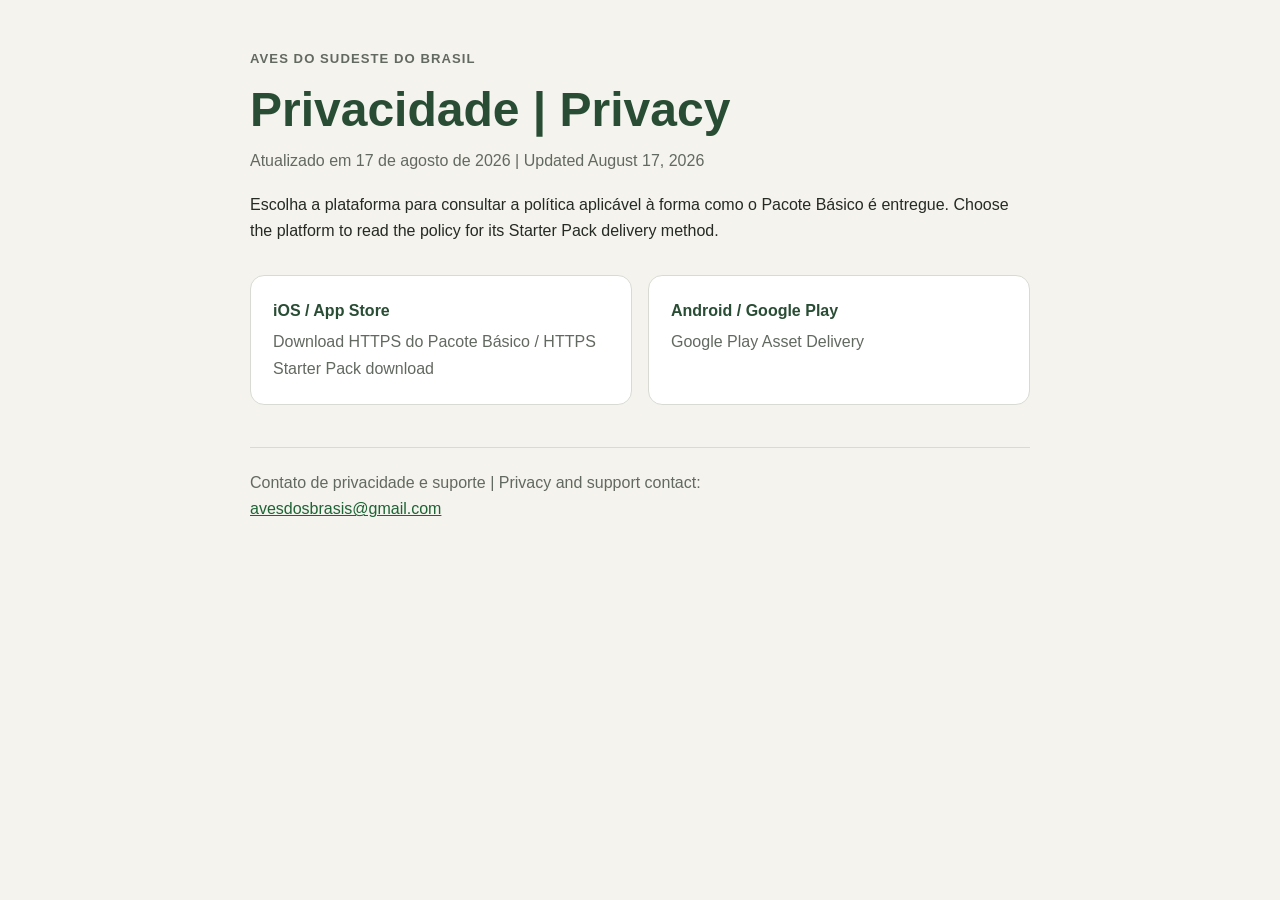
<file: index.html>
<!doctype html>
<html lang="pt-BR">
  <head>
    <meta charset="utf-8" />
    <meta name="viewport" content="width=device-width, initial-scale=1" />
    <meta name="description" content="Políticas de privacidade do aplicativo Aves do Sudeste do Brasil." />
    <title>Privacidade — Aves do Sudeste do Brasil</title>
    <link rel="stylesheet" href="./styles.css" />
  </head>
  <body>
    <main>
      <p class="eyebrow">Aves do Sudeste do Brasil</p>
      <h1>Privacidade | Privacy</h1>
      <p class="updated">Atualizado em 17 de agosto de 2026 | Updated August 17, 2026</p>
      <p>
        Escolha a plataforma para consultar a política aplicável à forma como o
        Pacote Básico é entregue. Choose the platform to read the policy for its
        Starter Pack delivery method.
      </p>
      <div class="cards">
        <a class="card" href="./ios/">
          iOS / App Store
          <span>Download HTTPS do Pacote Básico / HTTPS Starter Pack download</span>
        </a>
        <a class="card" href="./android/">
          Android / Google Play
          <span>Google Play Asset Delivery</span>
        </a>
      </div>
      <footer>
        Contato de privacidade e suporte | Privacy and support contact:<br />
        <a href="mailto:avesdosbrasis@gmail.com">avesdosbrasis@gmail.com</a>
      </footer>
    </main>
  </body>
</html>
</file>
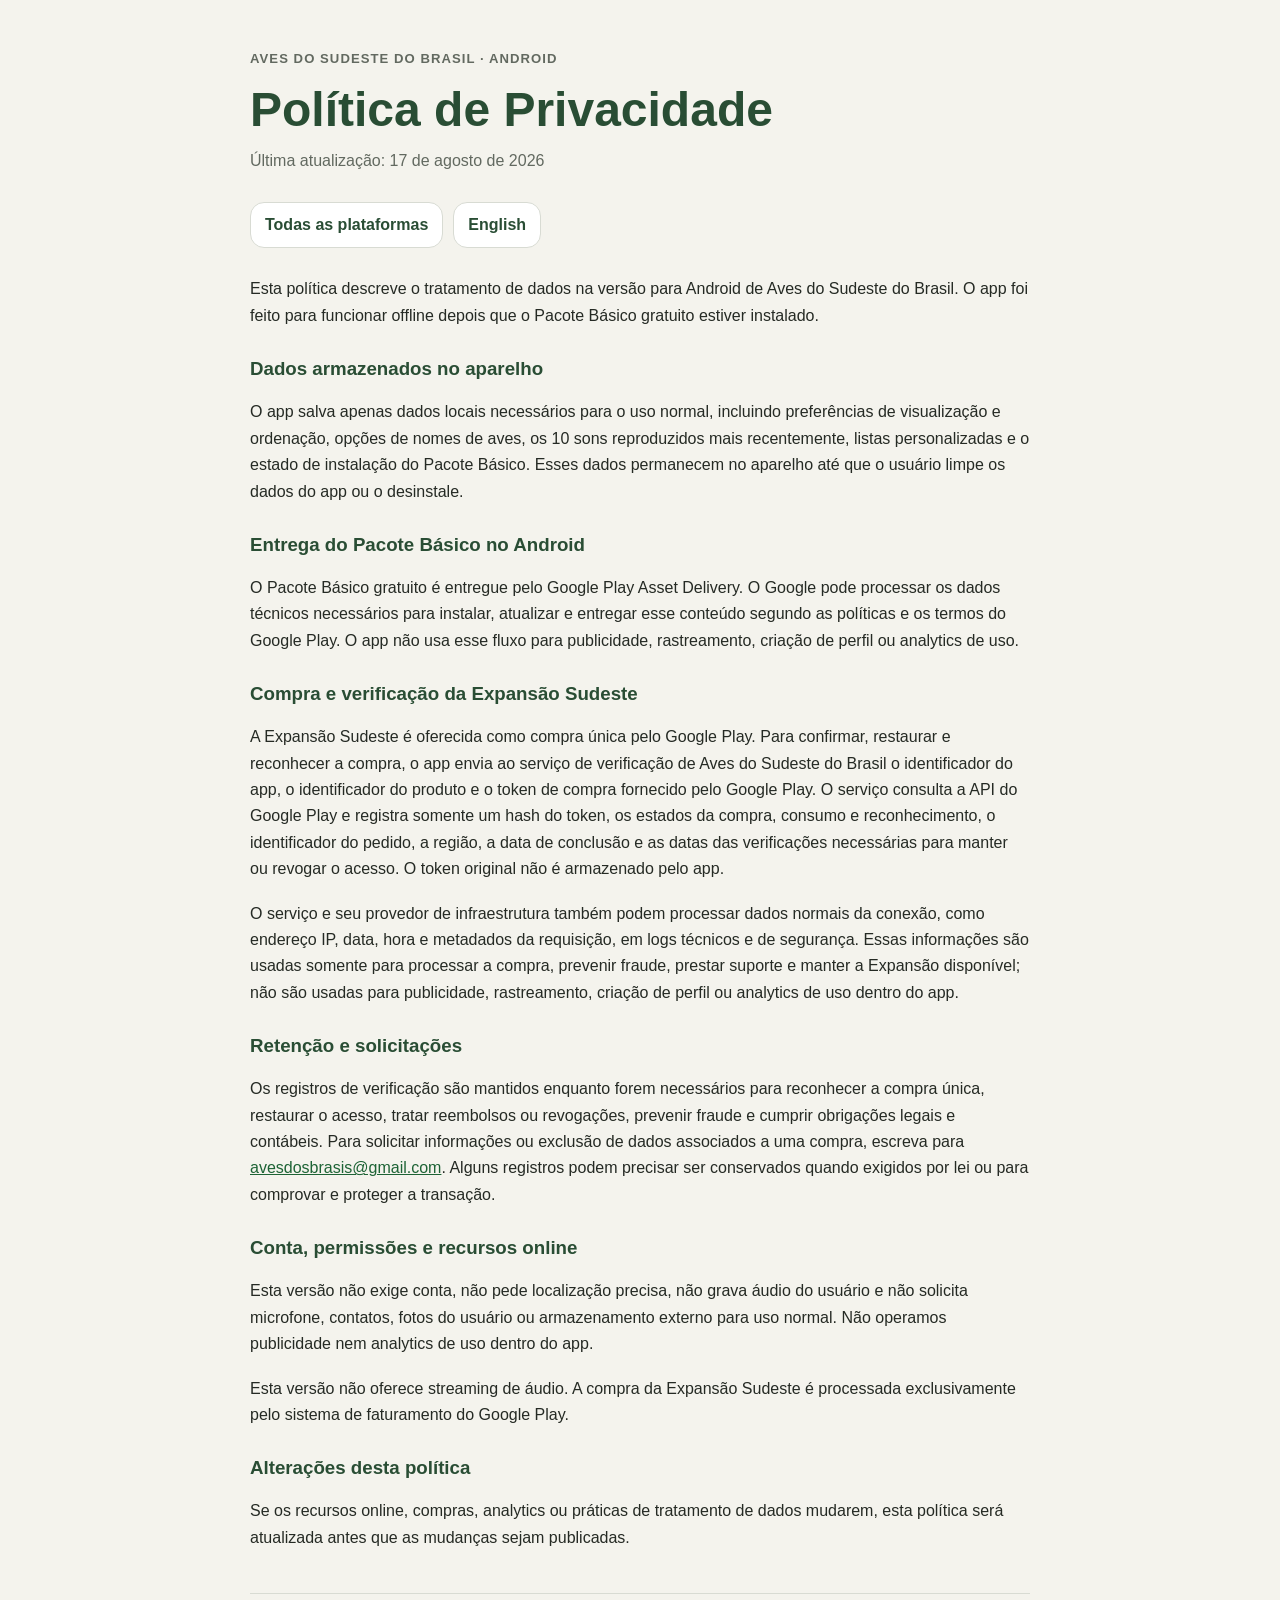
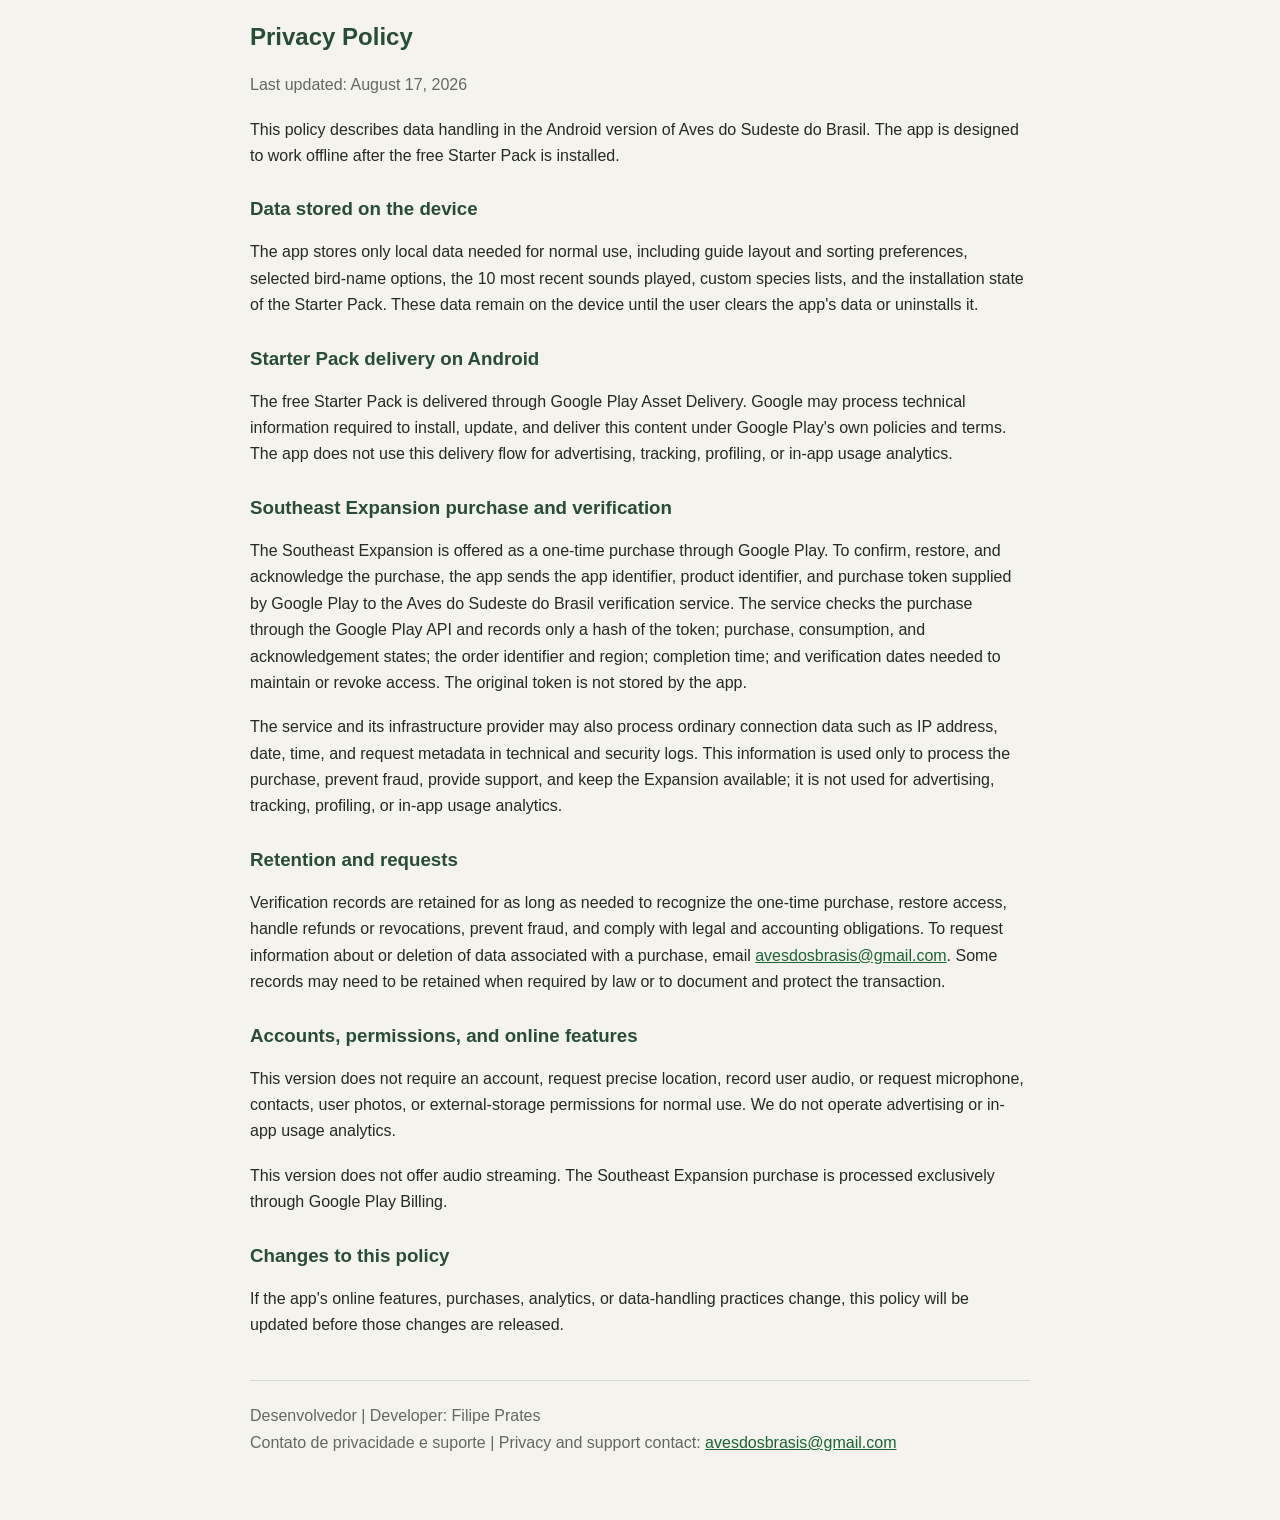
<file: android/index.html>
<!doctype html>
<html lang="pt-BR">
  <head>
    <meta charset="utf-8" />
    <meta name="viewport" content="width=device-width, initial-scale=1" />
    <meta name="description" content="Política de privacidade para Android do aplicativo Aves do Sudeste do Brasil." />
    <title>Política de Privacidade para Android — Aves do Sudeste do Brasil</title>
    <link rel="stylesheet" href="../styles.css" />
  </head>
  <body>
    <main>
      <p class="eyebrow">Aves do Sudeste do Brasil · Android</p>
      <h1>Política de Privacidade</h1>
      <p class="updated">Última atualização: 17 de agosto de 2026</p>
      <nav aria-label="Navegação da política">
        <a class="button" href="../">Todas as plataformas</a>
        <a class="button" href="#english">English</a>
      </nav>

      <p>
        Esta política descreve o tratamento de dados na versão para Android de
        Aves do Sudeste do Brasil. O app foi feito para funcionar offline depois
        que o Pacote Básico gratuito estiver instalado.
      </p>

      <h3>Dados armazenados no aparelho</h3>
      <p>
        O app salva apenas dados locais necessários para o uso normal, incluindo
        preferências de visualização e ordenação, opções de nomes de aves, os 10
        sons reproduzidos mais recentemente, listas personalizadas e o estado de
        instalação do Pacote Básico. Esses dados permanecem no aparelho até que
        o usuário limpe os dados do app ou o desinstale.
      </p>

      <h3>Entrega do Pacote Básico no Android</h3>
      <p>
        O Pacote Básico gratuito é entregue pelo Google Play Asset Delivery. O
        Google pode processar os dados técnicos necessários para instalar,
        atualizar e entregar esse conteúdo segundo as políticas e os termos do
        Google Play. O app não usa esse fluxo para publicidade, rastreamento,
        criação de perfil ou analytics de uso.
      </p>

      <h3>Compra e verificação da Expansão Sudeste</h3>
      <p>
        A Expansão Sudeste é oferecida como compra única pelo Google Play. Para
        confirmar, restaurar e reconhecer a compra, o app envia ao serviço de
        verificação de Aves do Sudeste do Brasil o identificador do app, o
        identificador do produto e o token de compra fornecido pelo Google Play.
        O serviço consulta a API do Google Play e registra somente um hash do
        token, os estados da compra, consumo e reconhecimento, o identificador
        do pedido, a região, a data de conclusão e as datas das verificações
        necessárias para manter ou revogar o acesso. O token original não é
        armazenado pelo app.
      </p>
      <p>
        O serviço e seu provedor de infraestrutura também podem processar dados
        normais da conexão, como endereço IP, data, hora e metadados da
        requisição, em logs técnicos e de segurança. Essas informações são
        usadas somente para processar a compra, prevenir fraude, prestar suporte
        e manter a Expansão disponível; não são usadas para publicidade,
        rastreamento, criação de perfil ou analytics de uso dentro do app.
      </p>

      <h3>Retenção e solicitações</h3>
      <p>
        Os registros de verificação são mantidos enquanto forem necessários para
        reconhecer a compra única, restaurar o acesso, tratar reembolsos ou
        revogações, prevenir fraude e cumprir obrigações legais e contábeis. Para
        solicitar informações ou exclusão de dados associados a uma compra,
        escreva para <a href="mailto:avesdosbrasis@gmail.com">avesdosbrasis@gmail.com</a>.
        Alguns registros podem precisar ser conservados quando exigidos por lei
        ou para comprovar e proteger a transação.
      </p>

      <h3>Conta, permissões e recursos online</h3>
      <p>
        Esta versão não exige conta, não pede localização precisa, não grava
        áudio do usuário e não solicita microfone, contatos, fotos do usuário ou
        armazenamento externo para uso normal. Não operamos publicidade nem
        analytics de uso dentro do app.
      </p>
      <p>
        Esta versão não oferece streaming de áudio. A compra da Expansão Sudeste
        é processada exclusivamente pelo sistema de faturamento do Google Play.
      </p>

      <h3>Alterações desta política</h3>
      <p>
        Se os recursos online, compras, analytics ou práticas de tratamento de
        dados mudarem, esta política será atualizada antes que as mudanças sejam
        publicadas.
      </p>

      <h2 id="english">Privacy Policy</h2>
      <p class="updated">Last updated: August 17, 2026</p>
      <p>
        This policy describes data handling in the Android version of Aves do
        Sudeste do Brasil. The app is designed to work offline after the free
        Starter Pack is installed.
      </p>

      <h3>Data stored on the device</h3>
      <p>
        The app stores only local data needed for normal use, including guide
        layout and sorting preferences, selected bird-name options, the 10 most
        recent sounds played, custom species lists, and the installation state
        of the Starter Pack. These data remain on the device until the user
        clears the app's data or uninstalls it.
      </p>

      <h3>Starter Pack delivery on Android</h3>
      <p>
        The free Starter Pack is delivered through Google Play Asset Delivery.
        Google may process technical information required to install, update,
        and deliver this content under Google Play's own policies and terms. The
        app does not use this delivery flow for advertising, tracking, profiling,
        or in-app usage analytics.
      </p>

      <h3>Southeast Expansion purchase and verification</h3>
      <p>
        The Southeast Expansion is offered as a one-time purchase through Google
        Play. To confirm, restore, and acknowledge the purchase, the app sends
        the app identifier, product identifier, and purchase token supplied by
        Google Play to the Aves do Sudeste do Brasil verification service. The
        service checks the purchase through the Google Play API and records only
        a hash of the token; purchase, consumption, and acknowledgement states;
        the order identifier and region; completion time; and verification dates
        needed to maintain or revoke access. The original token is not stored by
        the app.
      </p>
      <p>
        The service and its infrastructure provider may also process ordinary
        connection data such as IP address, date, time, and request metadata in
        technical and security logs. This information is used only to process
        the purchase, prevent fraud, provide support, and keep the Expansion
        available; it is not used for advertising, tracking, profiling, or
        in-app usage analytics.
      </p>

      <h3>Retention and requests</h3>
      <p>
        Verification records are retained for as long as needed to recognize
        the one-time purchase, restore access, handle refunds or revocations,
        prevent fraud, and comply with legal and accounting obligations. To
        request information about or deletion of data associated with a
        purchase, email <a href="mailto:avesdosbrasis@gmail.com">avesdosbrasis@gmail.com</a>.
        Some records may need to be retained when required by law or to document
        and protect the transaction.
      </p>

      <h3>Accounts, permissions, and online features</h3>
      <p>
        This version does not require an account, request precise location,
        record user audio, or request microphone, contacts, user photos, or
        external-storage permissions for normal use. We do not operate
        advertising or in-app usage analytics.
      </p>
      <p>
        This version does not offer audio streaming. The Southeast Expansion
        purchase is processed exclusively through Google Play Billing.
      </p>

      <h3>Changes to this policy</h3>
      <p>
        If the app's online features, purchases, analytics, or data-handling
        practices change, this policy will be updated before those changes are
        released.
      </p>

      <footer>
        Desenvolvedor | Developer: Filipe Prates<br />
        Contato de privacidade e suporte | Privacy and support contact:
        <a href="mailto:avesdosbrasis@gmail.com">avesdosbrasis@gmail.com</a>
      </footer>
    </main>
  </body>
</html>
</file>
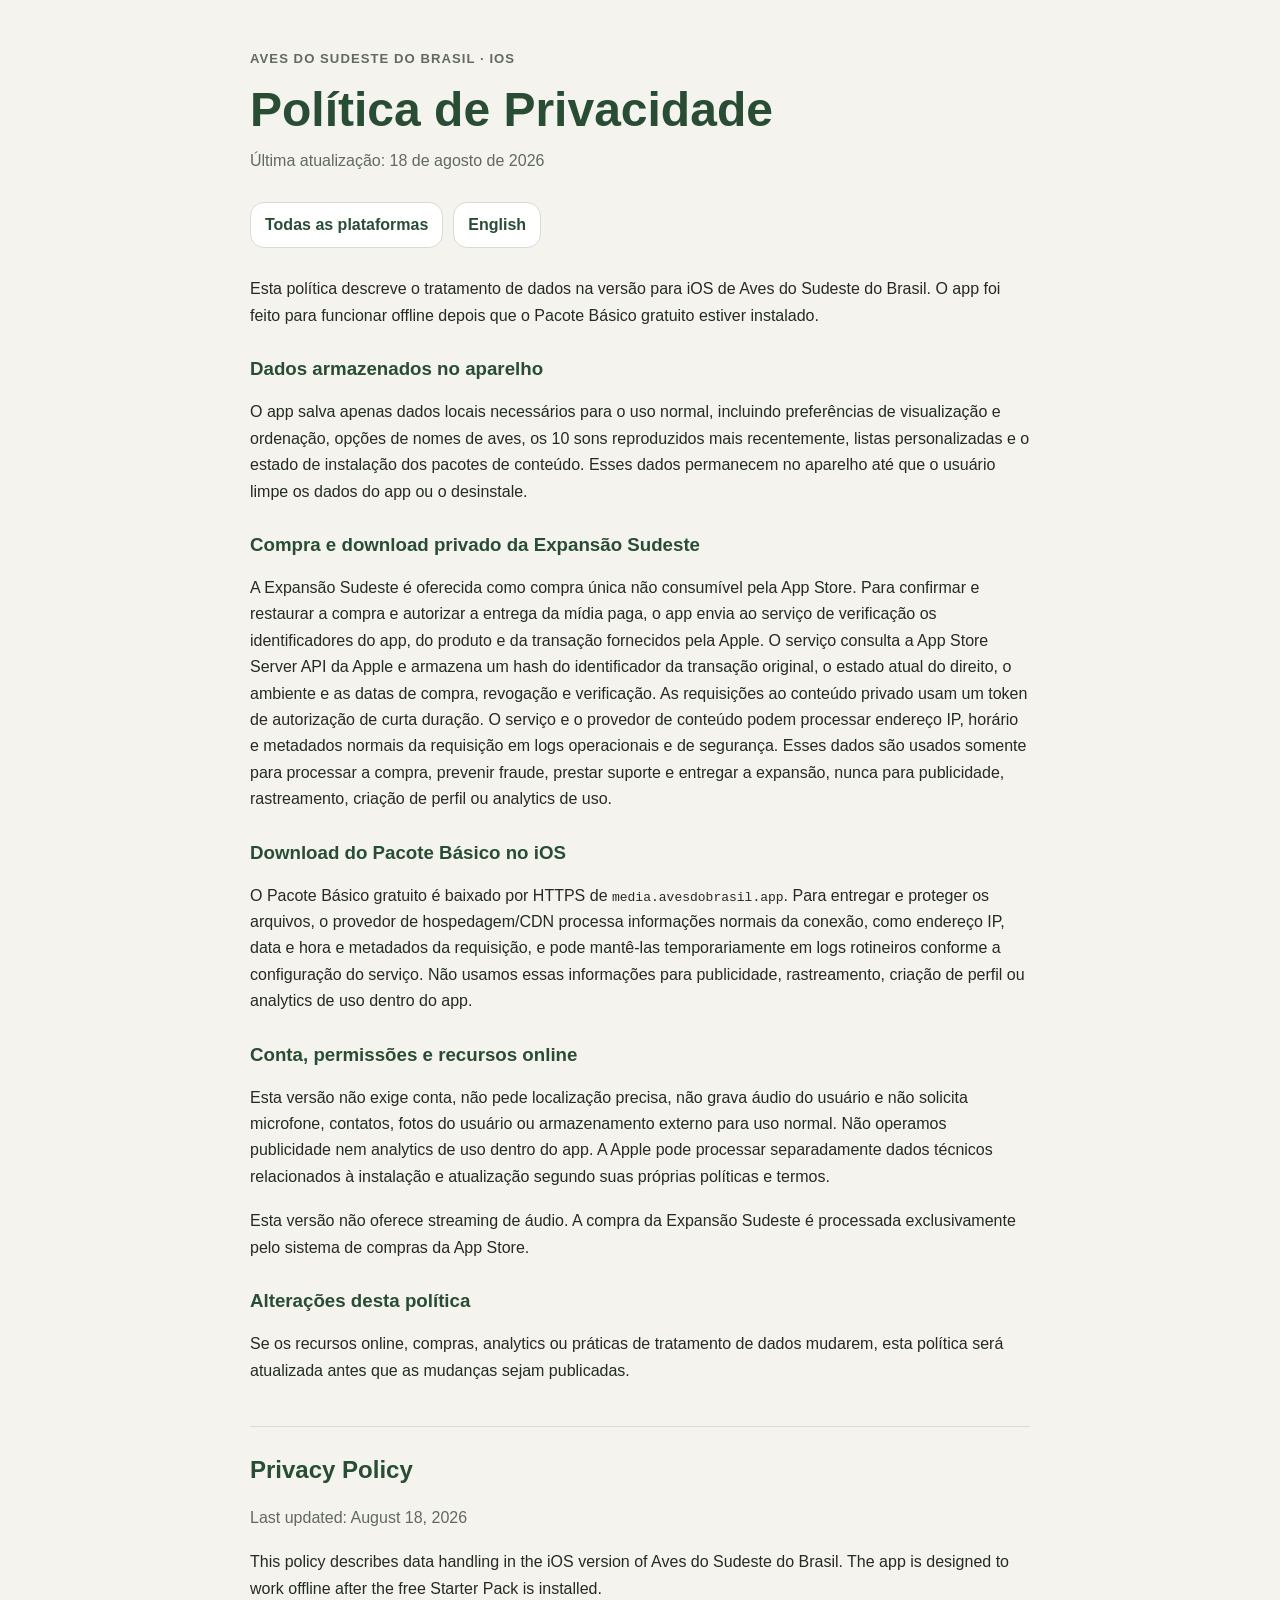
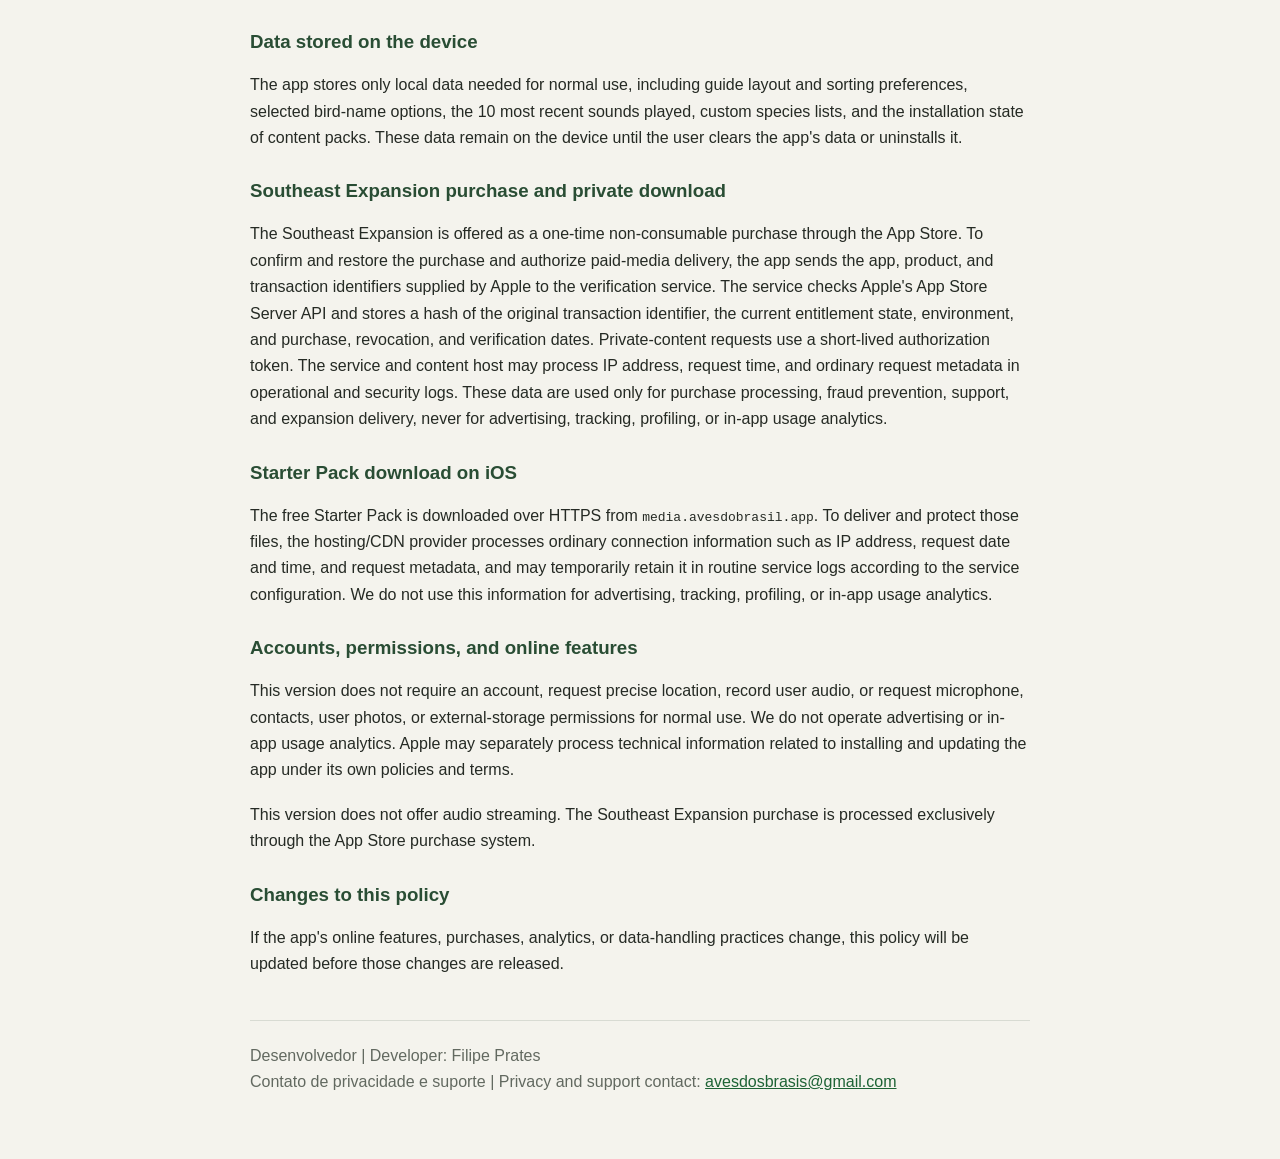
<file: ios/index.html>
<!doctype html>
<html lang="pt-BR">
  <head>
    <meta charset="utf-8" />
    <meta name="viewport" content="width=device-width, initial-scale=1" />
    <meta name="description" content="Política de privacidade para iOS do aplicativo Aves do Sudeste do Brasil." />
    <title>Política de Privacidade para iOS — Aves do Sudeste do Brasil</title>
    <link rel="stylesheet" href="../styles.css" />
  </head>
  <body>
    <main>
      <p class="eyebrow">Aves do Sudeste do Brasil · iOS</p>
      <h1>Política de Privacidade</h1>
      <p class="updated">Última atualização: 18 de agosto de 2026</p>
      <nav aria-label="Navegação da política">
        <a class="button" href="../">Todas as plataformas</a>
        <a class="button" href="#english">English</a>
      </nav>

      <p>
        Esta política descreve o tratamento de dados na versão para iOS de Aves
        do Sudeste do Brasil. O app foi feito para funcionar offline depois que
        o Pacote Básico gratuito estiver instalado.
      </p>

      <h3>Dados armazenados no aparelho</h3>
      <p>
        O app salva apenas dados locais necessários para o uso normal, incluindo
        preferências de visualização e ordenação, opções de nomes de aves, os 10
        sons reproduzidos mais recentemente, listas personalizadas e o estado de
        instalação dos pacotes de conteúdo. Esses dados permanecem no aparelho até que
        o usuário limpe os dados do app ou o desinstale.
      </p>

      <h3>Compra e download privado da Expansão Sudeste</h3>
      <p>
        A Expansão Sudeste é oferecida como compra única não consumível pela
        App Store. Para confirmar e restaurar a compra e autorizar a entrega da
        mídia paga, o app envia ao serviço de verificação os identificadores do
        app, do produto e da transação fornecidos pela Apple. O serviço consulta
        a App Store Server API da Apple e armazena um hash do identificador da
        transação original, o estado atual do direito, o ambiente e as datas de
        compra, revogação e verificação. As requisições ao conteúdo privado usam
        um token de autorização de curta duração. O serviço e o provedor de
        conteúdo podem processar endereço IP, horário e metadados normais da
        requisição em logs operacionais e de segurança. Esses dados são usados
        somente para processar a compra, prevenir fraude, prestar suporte e
        entregar a expansão, nunca para publicidade, rastreamento, criação de
        perfil ou analytics de uso.
      </p>

      <h3>Download do Pacote Básico no iOS</h3>
      <p>
        O Pacote Básico gratuito é baixado por HTTPS de
        <code>media.avesdobrasil.app</code>. Para entregar e proteger os arquivos,
        o provedor de hospedagem/CDN processa informações normais da conexão,
        como endereço IP, data e hora e metadados da requisição, e pode mantê-las
        temporariamente em logs rotineiros conforme a configuração do serviço.
        Não usamos essas informações para publicidade, rastreamento, criação de
        perfil ou analytics de uso dentro do app.
      </p>

      <h3>Conta, permissões e recursos online</h3>
      <p>
        Esta versão não exige conta, não pede localização precisa, não grava
        áudio do usuário e não solicita microfone, contatos, fotos do usuário ou
        armazenamento externo para uso normal. Não operamos publicidade nem
        analytics de uso dentro do app. A Apple pode processar separadamente
        dados técnicos relacionados à instalação e atualização segundo suas
        próprias políticas e termos.
      </p>
      <p>
        Esta versão não oferece streaming de áudio. A compra da Expansão Sudeste
        é processada exclusivamente pelo sistema de compras da App Store.
      </p>

      <h3>Alterações desta política</h3>
      <p>
        Se os recursos online, compras, analytics ou práticas de tratamento de
        dados mudarem, esta política será atualizada antes que as mudanças sejam
        publicadas.
      </p>

      <h2 id="english">Privacy Policy</h2>
      <p class="updated">Last updated: August 18, 2026</p>
      <p>
        This policy describes data handling in the iOS version of Aves do
        Sudeste do Brasil. The app is designed to work offline after the free
        Starter Pack is installed.
      </p>

      <h3>Data stored on the device</h3>
      <p>
        The app stores only local data needed for normal use, including guide
        layout and sorting preferences, selected bird-name options, the 10 most
        recent sounds played, custom species lists, and the installation state
        of content packs. These data remain on the device until the user
        clears the app's data or uninstalls it.
      </p>

      <h3>Southeast Expansion purchase and private download</h3>
      <p>
        The Southeast Expansion is offered as a one-time non-consumable purchase
        through the App Store. To confirm and restore the purchase and authorize
        paid-media delivery, the app sends the app, product, and transaction
        identifiers supplied by Apple to the verification service. The service
        checks Apple's App Store Server API and stores a hash of the original
        transaction identifier, the current entitlement state, environment, and
        purchase, revocation, and verification dates. Private-content requests
        use a short-lived authorization token. The service and content host may
        process IP address, request time, and ordinary request metadata in
        operational and security logs. These data are used only for purchase
        processing, fraud prevention, support, and expansion delivery, never for
        advertising, tracking, profiling, or in-app usage analytics.
      </p>

      <h3>Starter Pack download on iOS</h3>
      <p>
        The free Starter Pack is downloaded over HTTPS from
        <code>media.avesdobrasil.app</code>. To deliver and protect those files,
        the hosting/CDN provider processes ordinary connection information such
        as IP address, request date and time, and request metadata, and may
        temporarily retain it in routine service logs according to the service
        configuration. We do not use this information for advertising,
        tracking, profiling, or in-app usage analytics.
      </p>

      <h3>Accounts, permissions, and online features</h3>
      <p>
        This version does not require an account, request precise location,
        record user audio, or request microphone, contacts, user photos, or
        external-storage permissions for normal use. We do not operate
        advertising or in-app usage analytics. Apple may separately process
        technical information related to installing and updating the app under
        its own policies and terms.
      </p>
      <p>
        This version does not offer audio streaming. The Southeast Expansion
        purchase is processed exclusively through the App Store purchase system.
      </p>

      <h3>Changes to this policy</h3>
      <p>
        If the app's online features, purchases, analytics, or data-handling
        practices change, this policy will be updated before those changes are
        released.
      </p>

      <footer>
        Desenvolvedor | Developer: Filipe Prates<br />
        Contato de privacidade e suporte | Privacy and support contact:
        <a href="mailto:avesdosbrasis@gmail.com">avesdosbrasis@gmail.com</a>
      </footer>
    </main>
  </body>
</html>
</file>
<file: styles.css>
:root {
  color-scheme: light;
  --ink: #252a24;
  --muted: #626960;
  --green: #294d34;
  --line: #d8dbd3;
  --paper: #ffffff;
  --ground: #f4f3ed;
}

* { box-sizing: border-box; }

body {
  margin: 0;
  font-family: -apple-system, BlinkMacSystemFont, "Segoe UI", Roboto, Helvetica, Arial, sans-serif;
  line-height: 1.65;
  color: var(--ink);
  background: var(--ground);
}

main {
  max-width: 820px;
  margin: 0 auto;
  padding: 48px 20px 64px;
}

h1, h2, h3 { color: var(--green); line-height: 1.25; }
h1 { margin: 0 0 8px; font-size: clamp(2rem, 6vw, 3rem); }
h2 { margin-top: 42px; padding-top: 28px; border-top: 1px solid var(--line); }
h3 { margin-top: 28px; }
p, ul { margin: 0 0 18px; }
.updated, .eyebrow { color: var(--muted); }
.eyebrow { margin-bottom: 10px; font-size: 0.82rem; font-weight: 750; letter-spacing: 0.08em; text-transform: uppercase; }

nav { display: flex; flex-wrap: wrap; gap: 10px; margin: 28px 0; }
a { color: #1d6335; }
.button, .card {
  display: block;
  color: var(--green);
  background: var(--paper);
  border: 1px solid var(--line);
  border-radius: 14px;
  text-decoration: none;
}
.button { padding: 9px 14px; font-weight: 700; }
.cards { display: grid; gap: 16px; margin: 30px 0; }
.card { padding: 22px; font-weight: 750; }
.card span { display: block; margin-top: 5px; color: var(--muted); font-weight: 400; }
.button:hover, .button:focus, .card:hover, .card:focus { border-color: #5d7f65; background: #fbfcf8; }
code { overflow-wrap: anywhere; }
footer { margin-top: 42px; padding-top: 22px; border-top: 1px solid var(--line); color: var(--muted); }

@media (min-width: 660px) {
  .cards { grid-template-columns: 1fr 1fr; }
}
</file>
